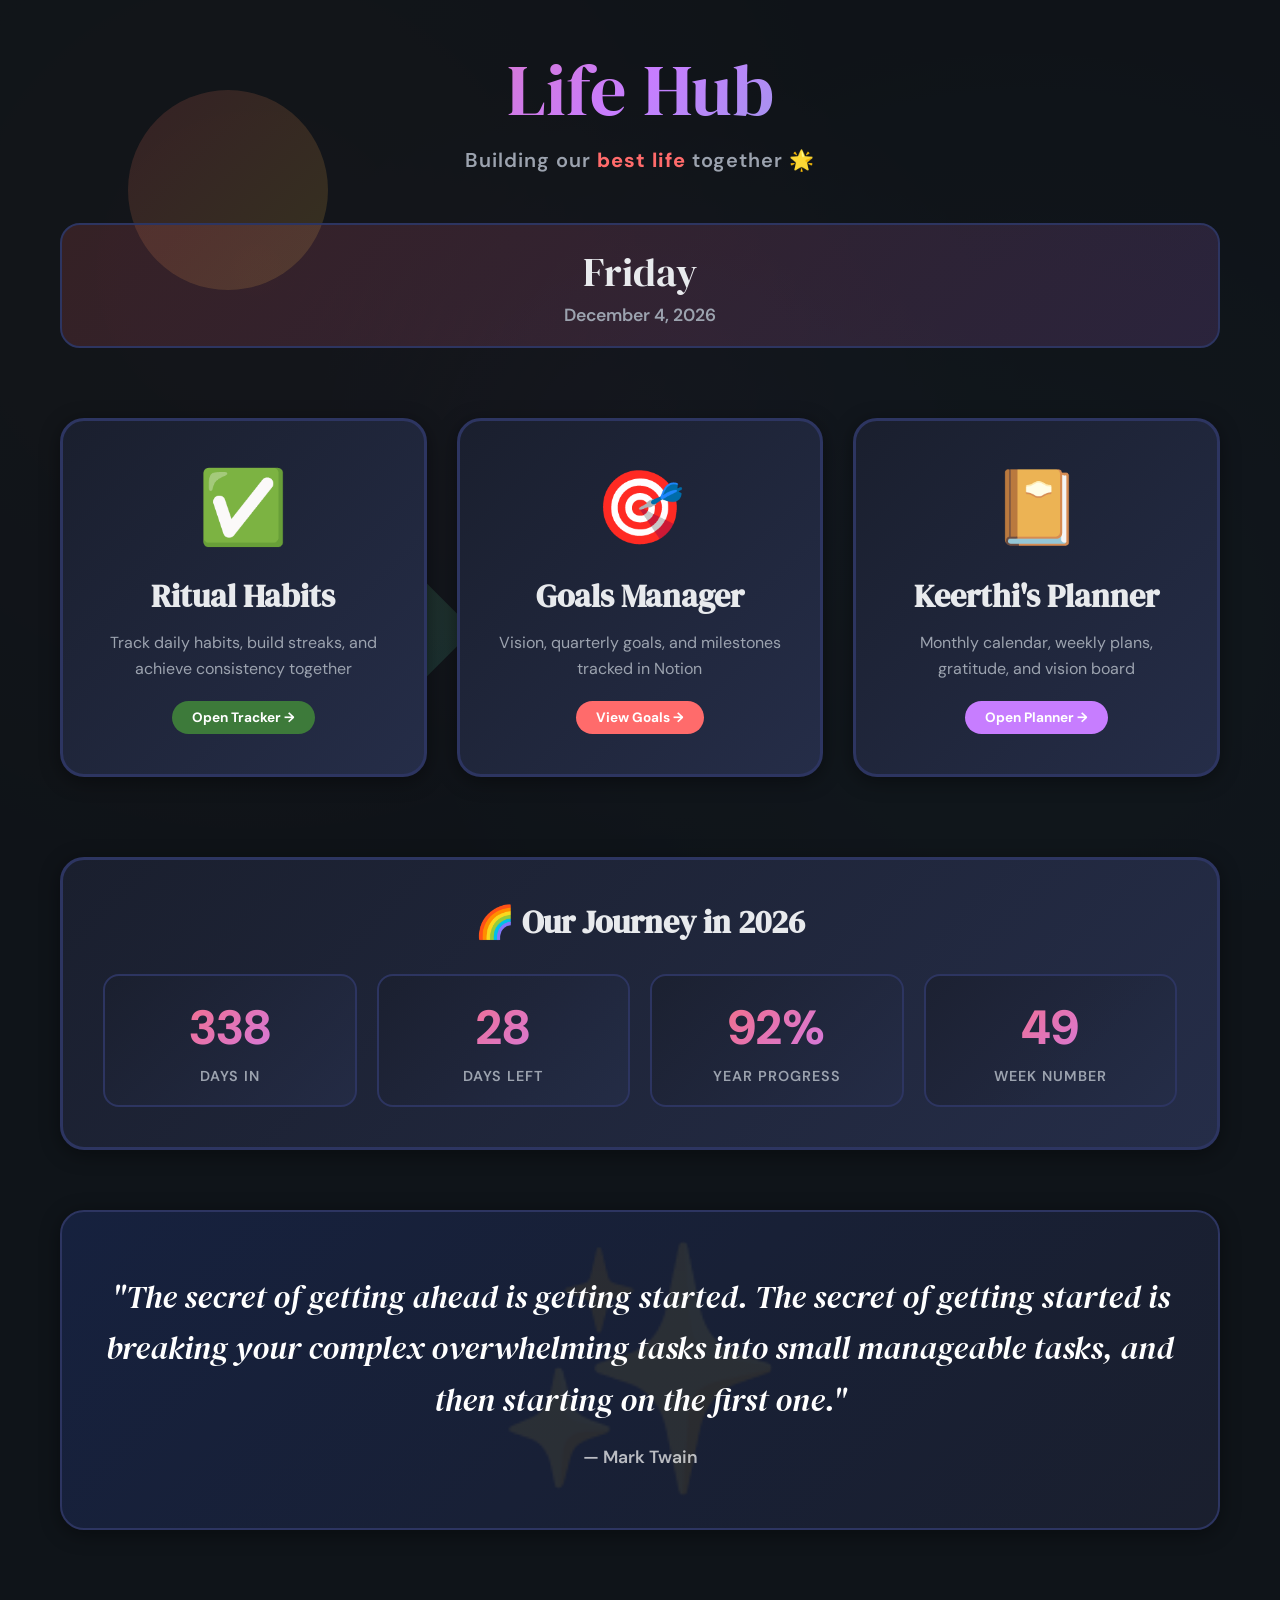
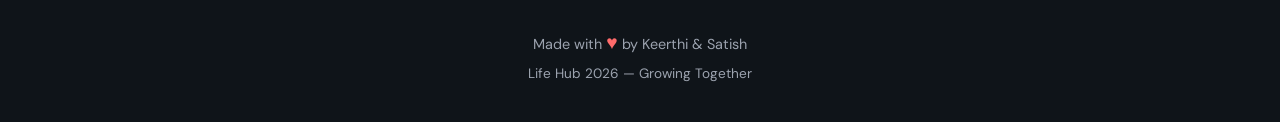
<file: index.html>
<!DOCTYPE html>
<html lang="en">
<head>
<meta charset="UTF-8">
<meta name="viewport" content="width=device-width, initial-scale=1.0">
<title>Life Hub — Keerthi & Satish 2026</title>
<link href="https://fonts.googleapis.com/css2?family=DM+Serif+Display:ital@0;1&family=DM+Sans:wght@400;500;600;700;800&display=swap" rel="stylesheet">
<style>
:root{
  --coral:#FF6B6B;
  --yellow:#FFD93D;
  --teal:#4ECDC4;
  --purple:#C77DFF;
  --green:#3d7a3a;
  --accent:#6BCB77;
  --orange:#FF9A3C;
  --navy:#2D3561;
  --bg:#0f1419;
  --text:#e8eaed;
  --muted:#9ca3af;
  --border:#2d3561;
}
*{box-sizing:border-box;margin:0;padding:0}
body{
  font-family:'DM Sans',sans-serif;
  background:var(--bg);
  color:var(--text);
  min-height:100vh;
  overflow-x:hidden;
  position:relative;
}
/* Animated Background */
.bg-pattern{
  position:fixed;
  inset:0;
  z-index:0;
  opacity:.12;
  pointer-events:none;
  background:
    radial-gradient(circle at 20% 30%, rgba(255,107,107,.15) 0%, transparent 50%),
    radial-gradient(circle at 80% 70%, rgba(78,205,196,.15) 0%, transparent 50%),
    radial-gradient(circle at 50% 50%, rgba(199,125,255,.15) 0%, transparent 50%),
    linear-gradient(135deg, rgba(255,217,61,.05) 0%, rgba(255,107,107,.05) 50%, rgba(199,125,255,.05) 100%);
}
.floating-shapes{
  position:fixed;
  inset:0;
  z-index:0;
  pointer-events:none;
  overflow:hidden;
}
.shape{
  position:absolute;
  opacity:.15;
  animation:float 20s infinite ease-in-out;
}
.shape.s1{
  width:200px;
  height:200px;
  background:linear-gradient(135deg,var(--coral),var(--yellow));
  border-radius:50%;
  top:10%;
  left:10%;
  animation-delay:0s;
}
.shape.s2{
  width:150px;
  height:150px;
  background:linear-gradient(135deg,var(--teal),var(--purple));
  border-radius:30% 70% 70% 30% / 30% 30% 70% 70%;
  top:60%;
  right:15%;
  animation-delay:3s;
}
.shape.s3{
  width:180px;
  height:180px;
  background:linear-gradient(135deg,var(--accent),var(--teal));
  transform:rotate(45deg);
  border-radius:20px;
  bottom:20%;
  left:20%;
  animation-delay:6s;
}
@keyframes float{
  0%,100%{transform:translate(0,0) rotate(0deg)}
  25%{transform:translate(30px,-30px) rotate(90deg)}
  50%{transform:translate(-20px,40px) rotate(180deg)}
  75%{transform:translate(40px,20px) rotate(270deg)}
}
/* Container */
.container{
  max-width:1200px;
  margin:0 auto;
  padding:0 20px;
  position:relative;
  z-index:1;
}
/* Header */
.header{
  padding:40px 0 20px;
  text-align:center;
}
.logo{
  font-family:'DM Serif Display',serif;
  font-size:clamp(2.5rem,8vw,4.5rem);
  font-weight:400;
  background:linear-gradient(135deg,var(--coral),var(--purple),var(--teal));
  -webkit-background-clip:text;
  -webkit-text-fill-color:transparent;
  background-clip:text;
  margin-bottom:8px;
  animation:glow 3s ease-in-out infinite;
}
@keyframes glow{
  0%,100%{filter:brightness(1)}
  50%{filter:brightness(1.2)}
}
.tagline{
  font-size:clamp(1rem,3vw,1.25rem);
  color:var(--muted);
  font-weight:600;
  letter-spacing:1px;
}
.tagline span{
  color:var(--coral);
  font-weight:800;
}
/* Date Display */
.date-display{
  text-align:center;
  margin:30px 0 50px;
  padding:20px;
  background:linear-gradient(135deg,rgba(255,107,107,.15),rgba(199,125,255,.15));
  border-radius:20px;
  border:2px solid var(--border);
}
.date-display .day{
  font-family:'DM Serif Display',serif;
  font-size:clamp(1.5rem,5vw,2.5rem);
  color:var(--text);
  margin-bottom:5px;
}
.date-display .full-date{
  font-size:clamp(0.9rem,2.5vw,1.1rem);
  color:var(--muted);
  font-weight:600;
}
/* Cards Grid */
.apps-grid{
  display:grid;
  grid-template-columns:repeat(auto-fit,minmax(300px,1fr));
  gap:30px;
  margin-bottom:60px;
  padding:20px 0;
}
.app-card{
  background:linear-gradient(135deg,#1a1f2e,#252d48);
  border-radius:24px;
  padding:40px 30px;
  text-align:center;
  border:3px solid var(--border);
  position:relative;
  overflow:hidden;
  transition:all .3s cubic-bezier(.4,0,.2,1);
  text-decoration:none;
  display:block;
  cursor:pointer;
  box-shadow:0 4px 20px rgba(0,0,0,.4);
}
.app-card::before{
  content:'';
  position:absolute;
  inset:0;
  background:linear-gradient(135deg,transparent,var(--card-color));
  opacity:0;
  transition:opacity .3s;
}
.app-card:hover{
  transform:translateY(-10px) scale(1.03);
  box-shadow:0 20px 60px rgba(0,0,0,.7);
  border-color:var(--card-color);
}
.app-card:hover::before{
  opacity:.15;
}
.app-card.habits{--card-color:var(--green)}
.app-card.goals{--card-color:var(--coral)}
.app-card.planner{--card-color:var(--purple)}
.app-icon{
  font-size:clamp(3rem,10vw,4.5rem);
  margin-bottom:20px;
  display:inline-block;
  animation:bounce 2s infinite;
  position:relative;
  z-index:1;
}
.app-card:hover .app-icon{
  animation:spin 0.6s ease;
}
@keyframes bounce{
  0%,100%{transform:translateY(0)}
  50%{transform:translateY(-10px)}
}
@keyframes spin{
  0%{transform:rotate(0deg) scale(1)}
  50%{transform:rotate(180deg) scale(1.2)}
  100%{transform:rotate(360deg) scale(1)}
}
.app-title{
  font-family:'DM Serif Display',serif;
  font-size:clamp(1.5rem,4vw,2rem);
  color:var(--text);
  margin-bottom:12px;
  position:relative;
  z-index:1;
}
.app-desc{
  font-size:clamp(0.9rem,2.5vw,1rem);
  color:var(--muted);
  line-height:1.6;
  margin-bottom:20px;
  position:relative;
  z-index:1;
}
.app-badge{
  display:inline-block;
  padding:8px 20px;
  border-radius:20px;
  font-size:0.85rem;
  font-weight:700;
  background:var(--card-color);
  color:white;
  position:relative;
  z-index:1;
  transition:all .3s;
}
.app-card:hover .app-badge{
  transform:scale(1.1);
  box-shadow:0 6px 20px rgba(0,0,0,.2);
}
/* Stats Section */
.stats-section{
  background:linear-gradient(135deg,#1a1f2e,#252d48);
  border-radius:24px;
  padding:40px;
  margin-bottom:60px;
  border:3px solid var(--border);
  text-align:center;
  box-shadow:0 4px 20px rgba(0,0,0,.4);
}
.stats-title{
  font-family:'DM Serif Display',serif;
  font-size:clamp(1.5rem,4vw,2rem);
  color:var(--text);
  margin-bottom:30px;
}
.stats-grid{
  display:grid;
  grid-template-columns:repeat(auto-fit,minmax(150px,1fr));
  gap:20px;
}
.stat-item{
  padding:20px;
  background:linear-gradient(135deg,rgba(26,31,46,.8),rgba(37,45,72,.8));
  border-radius:16px;
  border:2px solid var(--border);
}
.stat-value{
  font-size:clamp(2rem,5vw,3rem);
  font-weight:800;
  background:linear-gradient(135deg,var(--coral),var(--purple));
  -webkit-background-clip:text;
  -webkit-text-fill-color:transparent;
  background-clip:text;
  margin-bottom:8px;
}
.stat-label{
  font-size:0.9rem;
  color:var(--muted);
  font-weight:600;
  text-transform:uppercase;
  letter-spacing:1px;
}
/* Quote Section */
.quote-section{
  background:linear-gradient(135deg,#16213e,#1a1f2e);
  border-radius:24px;
  padding:60px 40px;
  margin-bottom:60px;
  text-align:center;
  position:relative;
  overflow:hidden;
  border:2px solid var(--border);
  box-shadow:0 4px 20px rgba(0,0,0,.4);
}
.quote-section::before{
  content:'✨';
  position:absolute;
  font-size:15rem;
  opacity:.08;
  top:50%;
  left:50%;
  transform:translate(-50%,-50%);
}
.quote-text{
  font-family:'DM Serif Display',serif;
  font-size:clamp(1.3rem,4vw,2rem);
  color:white;
  line-height:1.6;
  font-style:italic;
  position:relative;
  z-index:1;
  margin-bottom:20px;
}
.quote-author{
  color:rgba(255,255,255,.7);
  font-size:clamp(0.9rem,2.5vw,1.1rem);
  font-weight:600;
  position:relative;
  z-index:1;
}
/* Footer */
.footer{
  text-align:center;
  padding:40px 20px;
  color:var(--muted);
  font-size:0.9rem;
}
.footer-heart{
  color:var(--coral);
  font-size:1.2rem;
  animation:heartbeat 1.5s infinite;
}
@keyframes heartbeat{
  0%,100%{transform:scale(1)}
  50%{transform:scale(1.2)}
}
/* Responsive */
@media(max-width:768px){
  .header{padding:30px 0 15px}
  .apps-grid{grid-template-columns:1fr;gap:20px}
  .app-card{padding:30px 20px}
  .stats-section{padding:30px 20px}
  .quote-section{padding:40px 25px}
  .stats-grid{grid-template-columns:repeat(2,1fr)}
}
</style>
</head>
<body>
<div class="bg-pattern"></div>
<div class="floating-shapes">
  <div class="shape s1"></div>
  <div class="shape s2"></div>
  <div class="shape s3"></div>
</div>

<div class="container">
  <!-- Header -->
  <header class="header">
    <h1 class="logo">Life Hub</h1>
    <p class="tagline">Building our <span>best life</span> together 🌟</p>
  </header>

  <!-- Date Display -->
  <div class="date-display">
    <div class="day" id="dayName">Today</div>
    <div class="full-date" id="fullDate">Loading...</div>
  </div>

  <!-- Apps Grid -->
  <div class="apps-grid">
    <!-- Habits Card -->
    <a href="habit-tracker-v6.html" class="app-card habits">
      <div class="app-icon">✅</div>
      <h2 class="app-title">Ritual Habits</h2>
      <p class="app-desc">Track daily habits, build streaks, and achieve consistency together</p>
      <span class="app-badge">Open Tracker →</span>
    </a>

    <!-- Goals Card -->
    <a href="https://www.notion.so/2026-All-2c7c31f7de538054938fe6a0bef07548" target="_blank" rel="noopener noreferrer" class="app-card goals">
      <div class="app-icon">🎯</div>
      <h2 class="app-title">Goals Manager</h2>
      <p class="app-desc">Vision, quarterly goals, and milestones tracked in Notion</p>
      <span class="app-badge">View Goals →</span>
    </a>

    <!-- Planner Card -->
    <a href="keerthi-planner.html" class="app-card planner">
      <div class="app-icon">📔</div>
      <h2 class="app-title">Keerthi's Planner</h2>
      <p class="app-desc">Monthly calendar, weekly plans, gratitude, and vision board</p>
      <span class="app-badge">Open Planner →</span>
    </a>
  </div>

  <!-- Stats Section -->
  <section class="stats-section">
    <h3 class="stats-title">🌈 Our Journey in 2026</h3>
    <div class="stats-grid">
      <div class="stat-item">
        <div class="stat-value" id="daysInYear">56</div>
        <div class="stat-label">Days In</div>
      </div>
      <div class="stat-item">
        <div class="stat-value" id="daysLeft">309</div>
        <div class="stat-label">Days Left</div>
      </div>
      <div class="stat-item">
        <div class="stat-value" id="percentYear">15%</div>
        <div class="stat-label">Year Progress</div>
      </div>
      <div class="stat-item">
        <div class="stat-value" id="weekNumber">8</div>
        <div class="stat-label">Week Number</div>
      </div>
    </div>
  </section>

  <!-- Motivational Quote -->
  <section class="quote-section">
    <p class="quote-text">"The secret of getting ahead is getting started. The secret of getting started is breaking your complex overwhelming tasks into small manageable tasks, and then starting on the first one."</p>
    <p class="quote-author">— Mark Twain</p>
  </section>

  <!-- Footer -->
  <footer class="footer">
    <p>Made with <span class="footer-heart">♥</span> by Keerthi & Satish</p>
    <p style="margin-top:10px;font-size:0.85rem">Life Hub 2026 — Growing Together</p>
  </footer>
</div>

<script>
// Update date display
function updateDate(){
  const now = new Date();
  const days = ['Sunday','Monday','Tuesday','Wednesday','Thursday','Friday','Saturday'];
  const months = ['January','February','March','April','May','June','July','August','September','October','November','December'];
  
  document.getElementById('dayName').textContent = days[now.getDay()];
  document.getElementById('fullDate').textContent = `${months[now.getMonth()]} ${now.getDate()}, ${now.getFullYear()}`;
}

// Calculate year progress
function updateYearStats(){
  const now = new Date();
  const yearStart = new Date(now.getFullYear(), 0, 1);
  const yearEnd = new Date(now.getFullYear(), 11, 31);
  
  const daysInYear = Math.floor((now - yearStart) / (1000 * 60 * 60 * 24)) + 1;
  const totalDays = 366; // 2026 is not a leap year, but using 366 for calculation
  const daysLeft = totalDays - daysInYear;
  const percentYear = Math.round((daysInYear / totalDays) * 100);
  
  // Week number
  const weekNumber = Math.ceil(daysInYear / 7);
  
  document.getElementById('daysInYear').textContent = daysInYear;
  document.getElementById('daysLeft').textContent = daysLeft;
  document.getElementById('percentYear').textContent = percentYear + '%';
  document.getElementById('weekNumber').textContent = weekNumber;
}

// Initialize on load
document.addEventListener('DOMContentLoaded', () => {
  updateDate();
  updateYearStats();
  
  // Update date every minute
  setInterval(updateDate, 60000);
});
</script>
</body>
</html>
</file>
